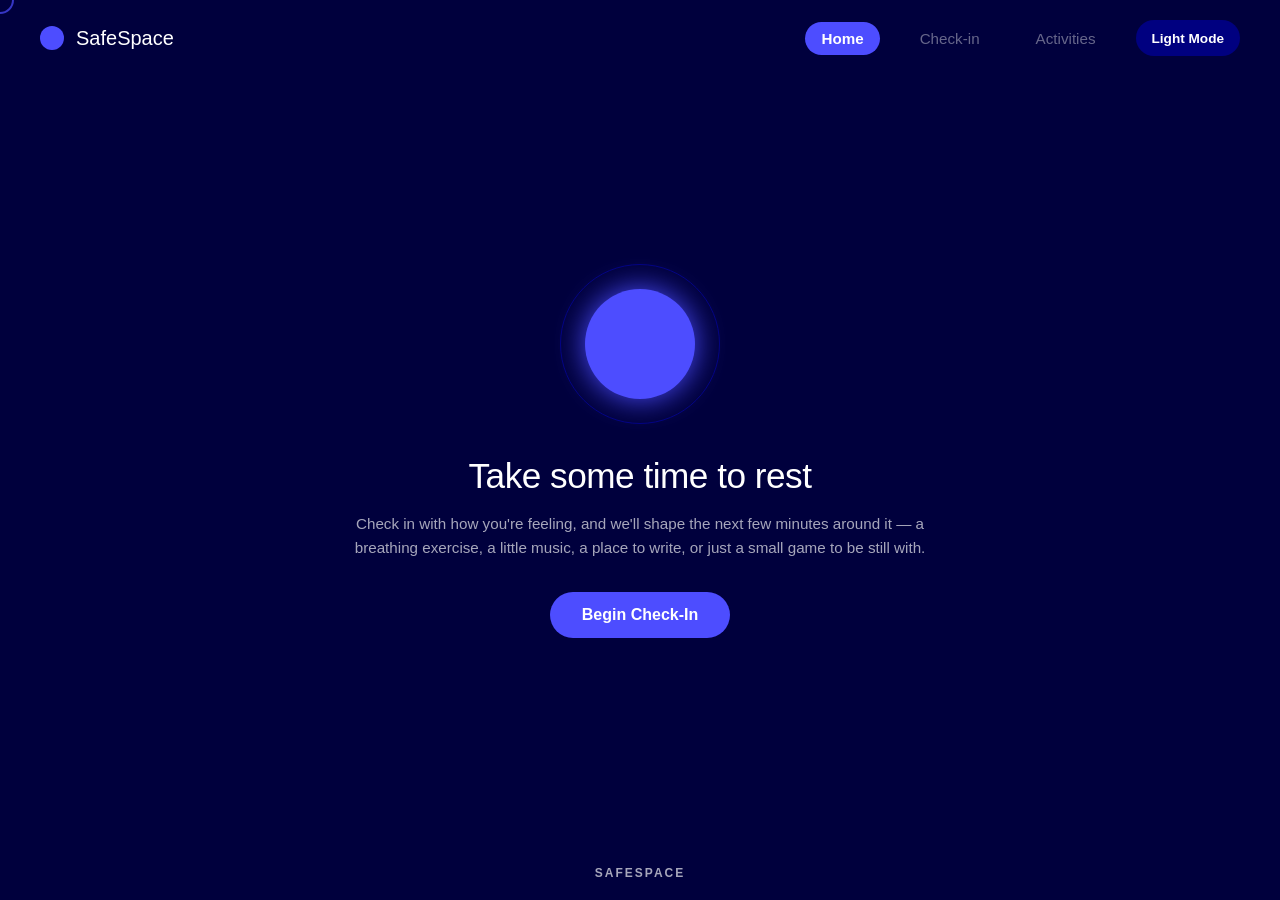
<file: index.html>
<!DOCTYPE html>
<html lang="en">
<head>
  <meta charset="UTF-8">
  <meta name="viewport" content="width=device-width, initial-scale=1.0">
  <title>SafeSpace — Home</title>
  <link rel="stylesheet" href="style.css">
</head>
<body>

  <!-- Custom Cursor Element -->
  <div class="custom-cursor"></div>

  <!-- Navigation Bar -->
  <header class="navbar">
    <div class="logo">
      <span class="logo-icon"></span>
      <span class="logo-text">SafeSpace</span>
    </div>
    <nav class="nav-links">
      <a href="index.html" class="nav-item active">Home</a>
      <a href="check-in.html" class="nav-item">Check-in</a>
      <a href="activities.html" class="nav-item">Activities</a>
      <button id="themeToggleBtn" class="nav-btn" aria-label="Toggle theme">Light Mode</button>
    </nav>
  </header>

  <!-- Main Hero Section -->
  <main class="hero-container">
    <div class="circle-graphic">
      <div class="inner-circle"></div>
    </div>

    <h1 class="hero-title">Take some time to rest</h1>
    
    <p class="hero-description">
      Check in with how you're feeling, and we'll shape the next few minutes around it — a breathing exercise, a little music, a place to write, or just a small game to be still with.
    </p>

    <button id="checkInBtn" class="primary-btn">Begin Check-In</button>
  </main>

  <!-- Footer -->
  <footer class="footer">
    <p>SAFESPACE</p>
  </footer>

  <script src="script.js"></script>
</body>
</html>
</file>
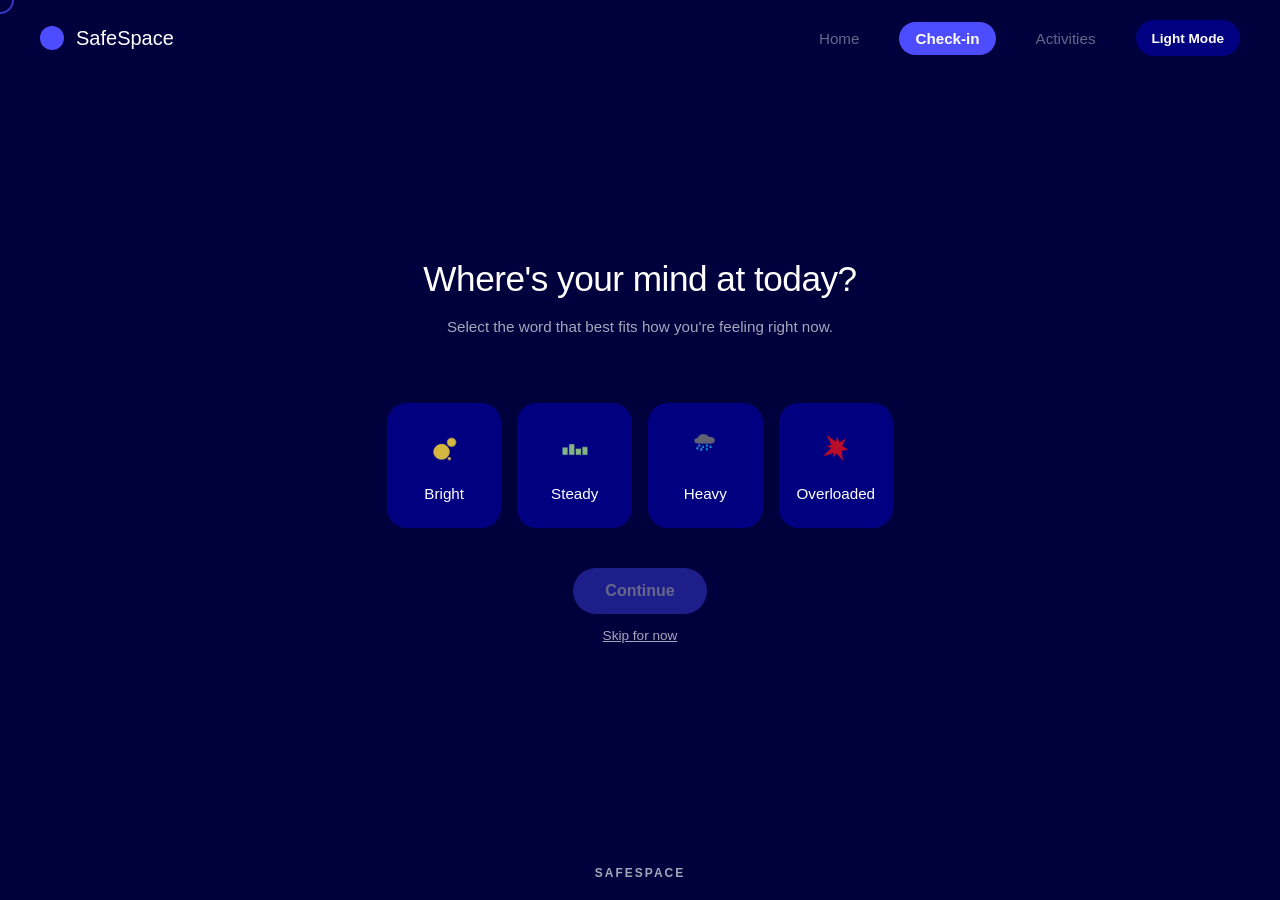
<file: check-in.html>
<!DOCTYPE html>
<html lang="en">
<head>
  <meta charset="UTF-8">
  <meta name="viewport" content="width=device-width, initial-scale=1.0">
  <title>SafeSpace — Check-In</title>
  <link rel="stylesheet" href="style.css">
</head>
<body>

  <!-- Custom Cursor Element -->
  <div class="custom-cursor"></div>

  <!-- Navigation Bar -->
  <header class="navbar">
    <div class="logo">
      <span class="logo-icon"></span>
      <span class="logo-text">SafeSpace</span>
    </div>
    <nav class="nav-links">
      <a href="index.html" class="nav-item">Home</a>
      <a href="check-in.html" class="nav-item active">Check-in</a>
      <a href="activities.html" class="nav-item">Activities</a>
      <button id="themeToggleBtn" class="nav-btn" aria-label="Toggle theme">Light Mode</button>
    </nav>
  </header>

  <!-- Check-In Content Section -->
  <main class="hero-container check-in-container">
    <h1 class="hero-title">Where's your mind at today?</h1>
    <p class="hero-description">Select the word that best fits how you're feeling right now.</p>

    <!-- Emotion Selection Grid -->
    <div class="emotion-grid">
      <button type="button" class="emotion-card" data-emotion="bright">
        <img id="bright_image" class="emotion-icon" src="images/bright.png" alt="Bright">
        <p>Bright</p>
      </button>

      <button type="button" class="emotion-card" data-emotion="steady">
        <img id="steady_image" class="emotion-icon" src="images/steady.png" alt="Steady">
        <p>Steady</p>
      </button>

      <button type="button" class="emotion-card" data-emotion="heavy">
        <img id="heavy_image" class="emotion-icon" src="images/heavy.png" alt="Heavy">
        <p>Heavy</p>
      </button>

      <button type="button" class="emotion-card" data-emotion="overloaded">
        <img id="overloaded_image" class="emotion-icon" src="images/overloaded.png" alt="Overloaded">
        <p>Overloaded</p>
      </button>
    </div>

    <button id="submitCheckInBtn" class="primary-btn" disabled>Continue</button>
    <button id="skipCheckInBtn" class="skip-btn" type="button">Skip for now</button>
  </main>

  <!-- Footer -->
  <footer class="footer">
    <p>SAFESPACE</p>
  </footer>

  <script src="script.js"></script>
</body>
</html>
</file>
<file: style.css>
/* ==========================================================
   SafeSpace — design tokens
   Light: 60% #f6f3f3 · 30% #7d3a36 · 10% #cc335d
   Dark:  60% #00003d · 30% #000080 · 10% #4d4dff
   ========================================================== */

:root {
  /* Default Dark Mode */
  --bg-color: #00003d;      /* 60% Dominant */
  --surface-color: #000080; /* 30% Secondary */
  --accent-color: #4d4dff;  /* 10% Accent */
  --text-main: #ffffff;
  --text-muted: rgba(255, 255, 255, 0.65);
  --nav-inactive: rgba(255, 255, 255, 0.4);
}

body.light-theme {
  /* Light Mode */
  --bg-color: #f6f3f3;      /* 60% Dominant */
  --surface-color: #7d3a36; /* 30% Secondary */
  --accent-color: #cc335d;  /* 10% Accent */
  --text-main: #1a1a1a;
  --text-muted: #000000;
  --nav-inactive: #7d3a36;
}

* {
  margin: 0;
  padding: 0;
  box-sizing: border-box;
  font-family: -apple-system, BlinkMacSystemFont, "Segoe UI", Roboto, Helvetica, Arial, sans-serif;
}

body {
  background-color: var(--bg-color);
  color: var(--text-main);
  min-height: 100vh;
  display: flex;
  flex-direction: column;
  justify-content: space-between;
  align-items: center;
  padding: 20px 40px;
  transition: background-color 0.3s ease, color 0.3s ease;
  cursor: none; /* Hides standard OS cursor */
}

a, button {
  cursor: none; /* Keeps custom cursor active on interactive elements */
}

/* Custom Cursor Styling */
.custom-cursor {
  width: 28px;
  height: 28px;
  border: 2px solid var(--accent-color);
  border-radius: 50%;
  position: fixed;
  top: 0;
  left: 0;
  pointer-events: none;
  z-index: 9999;
  opacity: 0.7;
  transform: translate(-50%, -50%);
  transition: transform 0.08s ease-out, background-color 0.3s ease, border-color 0.3s ease;
}

.navbar {
  width: 100%;
  display: flex;
  justify-content: space-between;
  align-items: center;
}

.logo {
  display: flex;
  align-items: center;
  gap: 12px;
  font-size: 1.25rem;
  font-weight: 500;
  margin-right: auto;
}

.logo-icon {
  width: 24px;
  height: 24px;
  background-color: var(--accent-color);
  border-radius: 50%;
  display: inline-block;
  transition: background-color 0.3s ease;
}

.nav-links {
  display: flex;
  align-items: center;
  gap: 24px;
}

.nav-item {
  color: var(--nav-inactive);
  text-decoration: none;
  font-size: 0.95rem;
  padding: 8px 16px;
  border-radius: 20px;
  transition: all 0.2s ease;
}

.nav-item.active {
  background-color: var(--accent-color);
  color: #ffffff;
  font-weight: 600;
}

.nav-item:hover:not(.active) {
  color: var(--text-main);
}

.nav-btn {
  padding: 0 16px;
  height: 36px;
  background-color: var(--surface-color);
  color: #ffffff;
  border: none;
  border-radius: 20px;
  font-size: 0.85rem;
  font-weight: 600;
  transition: background-color 0.3s ease;
}

.nav-btn:hover {
  opacity: 0.9;
}

.hero-container {
  display: flex;
  flex-direction: column;
  align-items: center;
  text-align: center;
  max-width: 580px;
  margin: auto 0;
}

.circle-graphic {
  width: 160px;
  height: 160px;
  border-radius: 50%;
  border: 1px solid var(--surface-color);
  display: flex;
  justify-content: center;
  align-items: center;
  margin-bottom: 32px;
}

.inner-circle {
  width: 110px;
  height: 110px;
  background-color: var(--accent-color);
  border-radius: 50%;
  box-shadow: 0 0 30px var(--accent-color);
  transition: background-color 0.3s ease, box-shadow 0.3s ease;
}

.hero-title {
  font-size: 2.2rem;
  font-weight: 400;
  margin-bottom: 16px;
  letter-spacing: -0.5px;
}

.hero-description {
  font-size: 0.95rem;
  line-height: 1.6;
  color: var(--text-muted);
  margin-bottom: 32px;
}

.primary-btn {
  background-color: var(--accent-color);
  color: #ffffff;
  font-size: 1rem;
  font-weight: 600;
  padding: 14px 32px;
  border: none;
  border-radius: 28px;
  transition: transform 0.2s ease, opacity 0.2s ease, background-color 0.3s ease;
}

.secondary-btn {
  background-color: rgba(20, 86, 219, 0.832);
  color: #ffffff;
  font-size: 0.95rem;
  padding: 12px 18px;
  width: 220px;
  max-width: 100%;
  border: 1px solid rgba(18, 71, 245, 0.47);
  text-align: center;
  border-radius: 24px;
  text-decoration: none;
  display: inline-block;
}

.secondary-btn:hover {
  background-color: rgba(18, 71, 245, 0.7);
}

.primary-btn:hover {
  opacity: 0.9;
  transform: translateY(-1px);
}

.footer {
  font-size: 0.75rem;
  letter-spacing: 2px;
  color: var(--text-muted);
  font-weight: 700;
  margin-top: 20px;
}

/* ==========================================================
   Check-In Page Styles
   ========================================================== */

.check-in-container {
  max-width: 680px;
}

.emotion-grid {
  display: grid;
  grid-template-columns: repeat(4, 1fr);
  gap: 16px;
  width: 100%;
  margin: 32px 0 40px;
}

@media (max-width: 600px) {
  .emotion-grid {
    grid-template-columns: repeat(2, 1fr);
  }
}

.emotion-card {
  background-color: var(--surface-color);
  border: 2px solid transparent;
  border-radius: 20px;
  padding: 24px 16px;
  display: flex;
  flex-direction: column;
  align-items: center;
  gap: 16px;
  color: var(--text-main);
  font-size: 0.95rem;
  font-weight: 500;
  transition: transform 0.2s ease, border-color 0.2s ease, background-color 0.3s ease;
}

.emotion-card:hover {
  transform: translateY(-3px);
  border-color: var(--accent-color);
}

.emotion-card.selected {
  border-color: var(--accent-color);
  background-color: rgba(255, 255, 255, 0.08);
  box-shadow: 0 0 20px rgba(0, 0, 0, 0.15);
}

.emotion-card img,
.emotion-icon {
  width: 40px;
  height: 40px;
  max-width: 100%;
  object-fit: contain;
  background-color: transparent;
  opacity: 0.85;
  transition: opacity 0.2s ease, transform 0.2s ease;
}

.emotion-card:hover .emotion-icon,
.emotion-card:hover img,
.emotion-card.selected .emotion-icon,
.emotion-card.selected img {
  opacity: 1;
  transform: scale(1.1);
}

.primary-btn:disabled {
  opacity: 0.4;
  cursor: not-allowed;
  transform: none;
}

.skip-btn {
  background: transparent;
  border: none;
  color: var(--text-muted);
  font-size: 0.85rem;
  margin-top: 14px;
  text-decoration: underline;
  transition: color 0.2s ease, opacity 0.2s ease;
}

.skip-btn:hover {
  color: var(--text-main);
  opacity: 0.9;
}

/* ==========================================================
   Activities Page Styles
   ========================================================== */

.activities-container {
  max-width: 900px;
  width: 100%;
  margin: 40px auto;
}

.activity-header {
  margin-bottom: 32px;
  text-align: center;
}

.activities-grid {
  display: flex;
  flex-direction: column;
  gap: 32px;
  width: 100%;
}

.activity-card {
  background-color: var(--surface-color);
  border-radius: 24px;
  padding: 32px;
  text-align: center;
  display: flex;
  flex-direction: column;
  align-items: center;
  gap: 16px;
  border: 2px solid transparent;
  transition: border-color 0.3s ease, transform 0.3s ease;
}

.activity-card.recommended {
  border-color: var(--accent-color);
  box-shadow: 0 0 24px rgba(77, 77, 255, 0.2);
}

.activity-card h2 {
  font-size: 1.5rem;
  font-weight: 500;
}

.activity-desc {
  font-size: 0.9rem;
  color: var(--text-muted);
  max-width: 480px;
}

/* Box Breathing Widget */
.breathing-widget {
  display: flex;
  flex-direction: column;
  align-items: center;
  gap: 20px;
  margin-top: 12px;
}

.breathing-circle-outer {
  width: 140px;
  height: 140px;
  border-radius: 50%;
  border: 1px dashed var(--accent-color);
  display: flex;
  align-items: center;
  justify-content: center;
}

.breathing-circle-inner {
  width: 50px;
  height: 50px;
  border-radius: 50%;
  background-color: var(--accent-color);
  transition: transform 4s linear, opacity 0.3s ease;
  transform: scale(1);
}

.breathing-circle-inner.inhale {
  transform: scale(2.4);
}

.breathing-circle-inner.exhale {
  transform: scale(1);
}

.breath-text {
  font-size: 1.1rem;
  font-weight: 500;
  min-height: 28px;
}

/* Journaling Section */
#journalInput {
  width: 100%;
  min-height: 140px;
  background-color: var(--bg-color);
  color: var(--text-main);
  border: 1px solid var(--accent-color);
  border-radius: 16px;
  padding: 16px;
  font-size: 0.95rem;
  line-height: 1.5;
  resize: vertical;
  outline: none;
}

#journalInput:focus {
  border-width: 2px;
}

.saved-status {
  font-size: 0.75rem;
  color: var(--text-muted);
  align-self: flex-end;
}

/* Affirmations Section */
.affirmation-box {
  background-color: var(--bg-color);
  padding: 24px;
  border-radius: 16px;
  width: 100%;
  max-width: 540px;
  font-style: italic;
  font-size: 1.05rem;
  line-height: 1.5;
}

.demo-entry-form {
  width: 100%;
  max-width: 540px;
  display: flex;
  flex-direction: column;
  gap: 16px;
  text-align: left;
}

.demo-entry-form .secondary-btn {
  align-self: center;
  margin: 0 auto 0 auto;
}

.demo-entry-form label {
  display: flex;
  flex-direction: column;
  gap: 8px;
  color: var(--text-main);
  font-size: 0.9rem;
}

.demo-entry-form input,
.demo-entry-form select,
.demo-entry-form textarea {
  background-color: var(--bg-color);
  color: var(--text-main);
  border: 1px solid var(--accent-color);
  border-radius: 12px;
  padding: 12px 14px;
  font: inherit;
}

.demo-entry-form textarea {
  min-height: 100px;
  resize: vertical;
}

.demo-status {
  min-height: 20px;
  font-size: 0.8rem;
  color: var(--text-muted);
}

/* Spotify Container */
.spotify-container {
  width: 100%;
  max-width: 540px;
}

/* p5.js Game Container */
.game-container {
  width: 100%;
  min-height: 300px;
  background-color: var(--bg-color);
  border-radius: 16px;
  display: flex;
  justify-content: center;
  align-items: center;
  overflow: hidden;
}

/* Responsive p5 Canvas Styling */
.game-container canvas {
  width: 100% !important;
  height: auto !important;
  max-width: 600px;
  border-radius: 12px;
  display: block;
}

.journal-history-page {
  width: 100%;
  max-width: 920px;
  margin: 32px auto;
}

.journal-history-header {
  margin-bottom: 28px;
  text-align: center;
}

.journal-history-panel {
  width: 100%;
  background-color: var(--surface-color);
  border-radius: 28px;
  padding: 28px;
}

.journal-history-list {
  display: grid;
  gap: 22px;
}

.journal-history-item {
  background-color: var(--bg-color);
  border: 1px solid rgba(255, 255, 255, 0.08);
  border-radius: 20px;
  padding: 22px;
  text-align: left;
}

.journal-history-item-header {
  display: flex;
  justify-content: space-between;
  align-items: center;
  gap: 16px;
  margin-bottom: 16px;
}

.journal-history-date {
  color: var(--text-muted);
  font-size: 0.9rem;
  font-weight: 600;
}

.mood-sticker {
  min-width: 48px;
  min-height: 48px;
  display: flex;
  align-items: center;
  justify-content: center;
}

.mood-sticker img {
  width: 38px;
  height: 38px;
  object-fit: contain;
  border-radius: 12px;
  border: 1px solid rgba(255, 255, 255, 0.12);
}

.journal-history-title {
  font-size: 1.2rem;
  margin-bottom: 12px;
}

.journal-history-content {
  line-height: 1.75;
  color: var(--text-main);
  white-space: pre-wrap;
}

#returnActivitiesBtn {
  margin-top: 24px;
  width: 100%;
  max-width: 320px;
}
</file>
